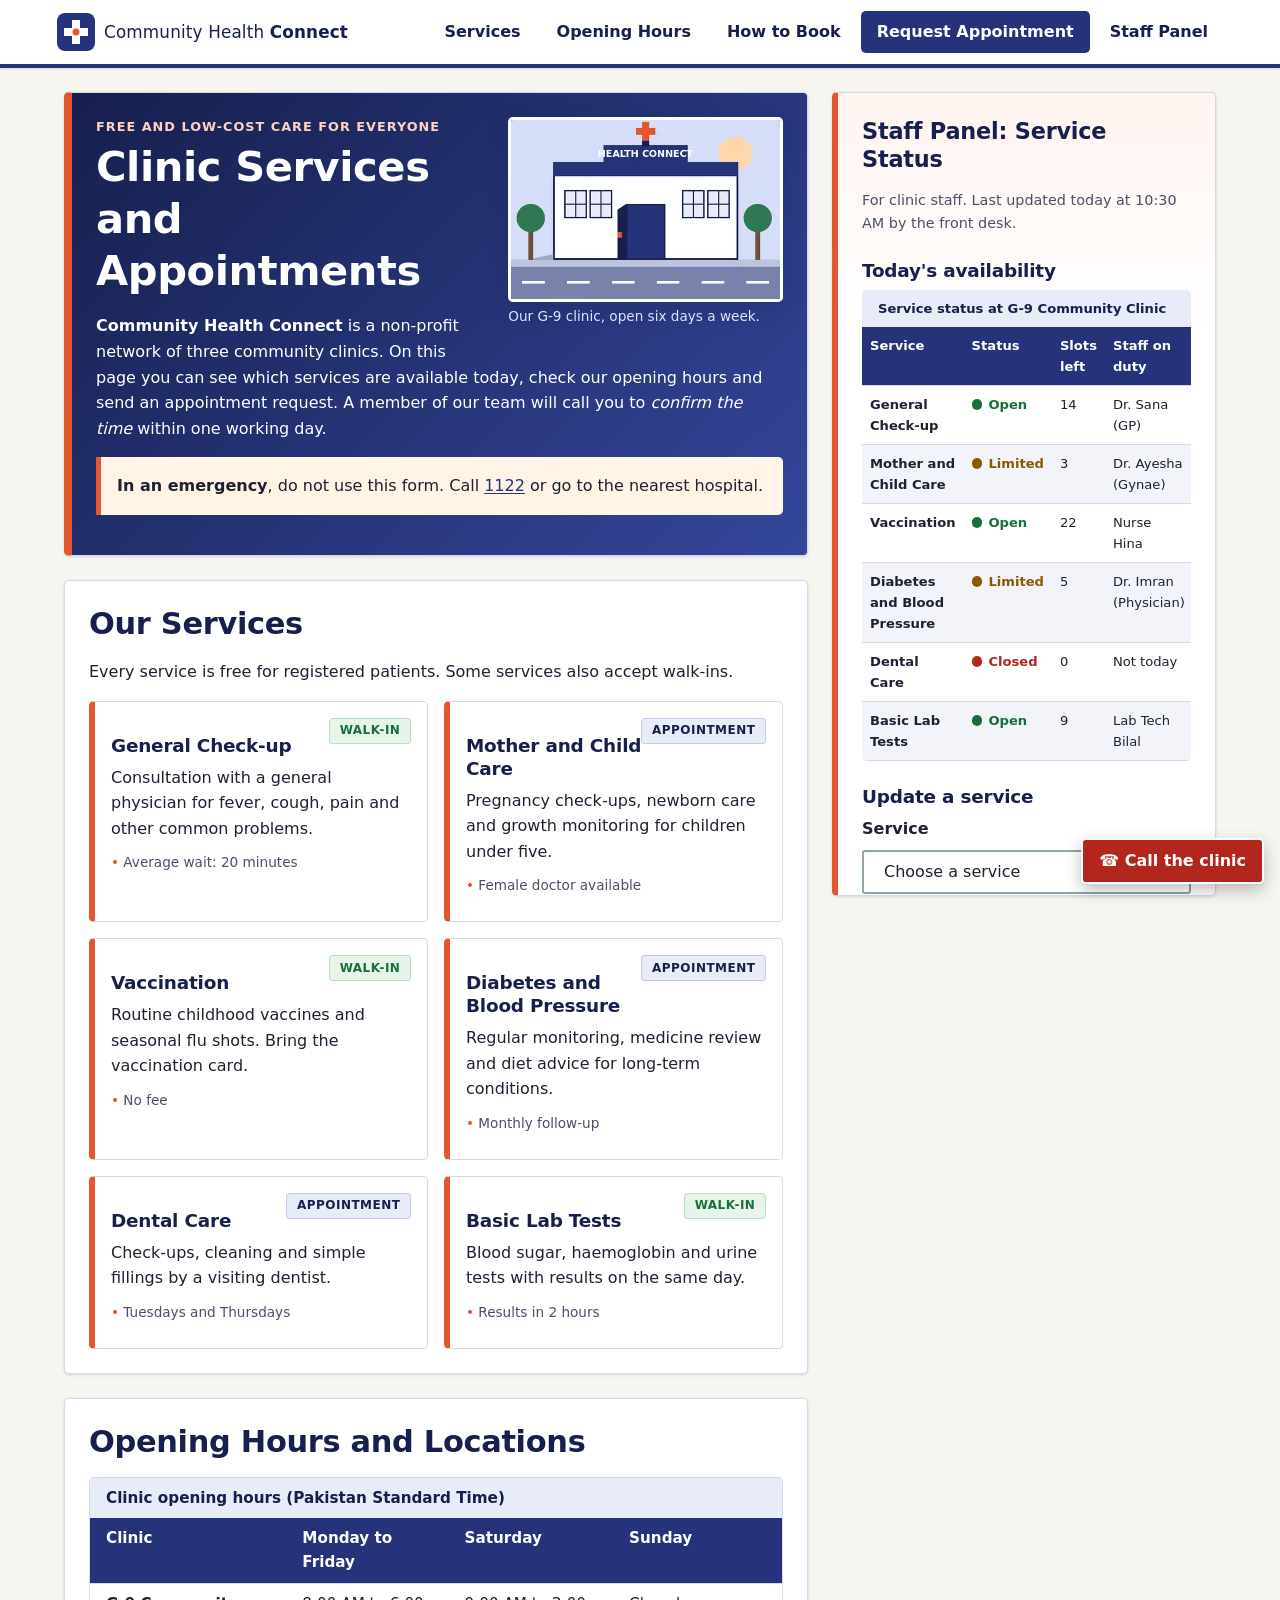
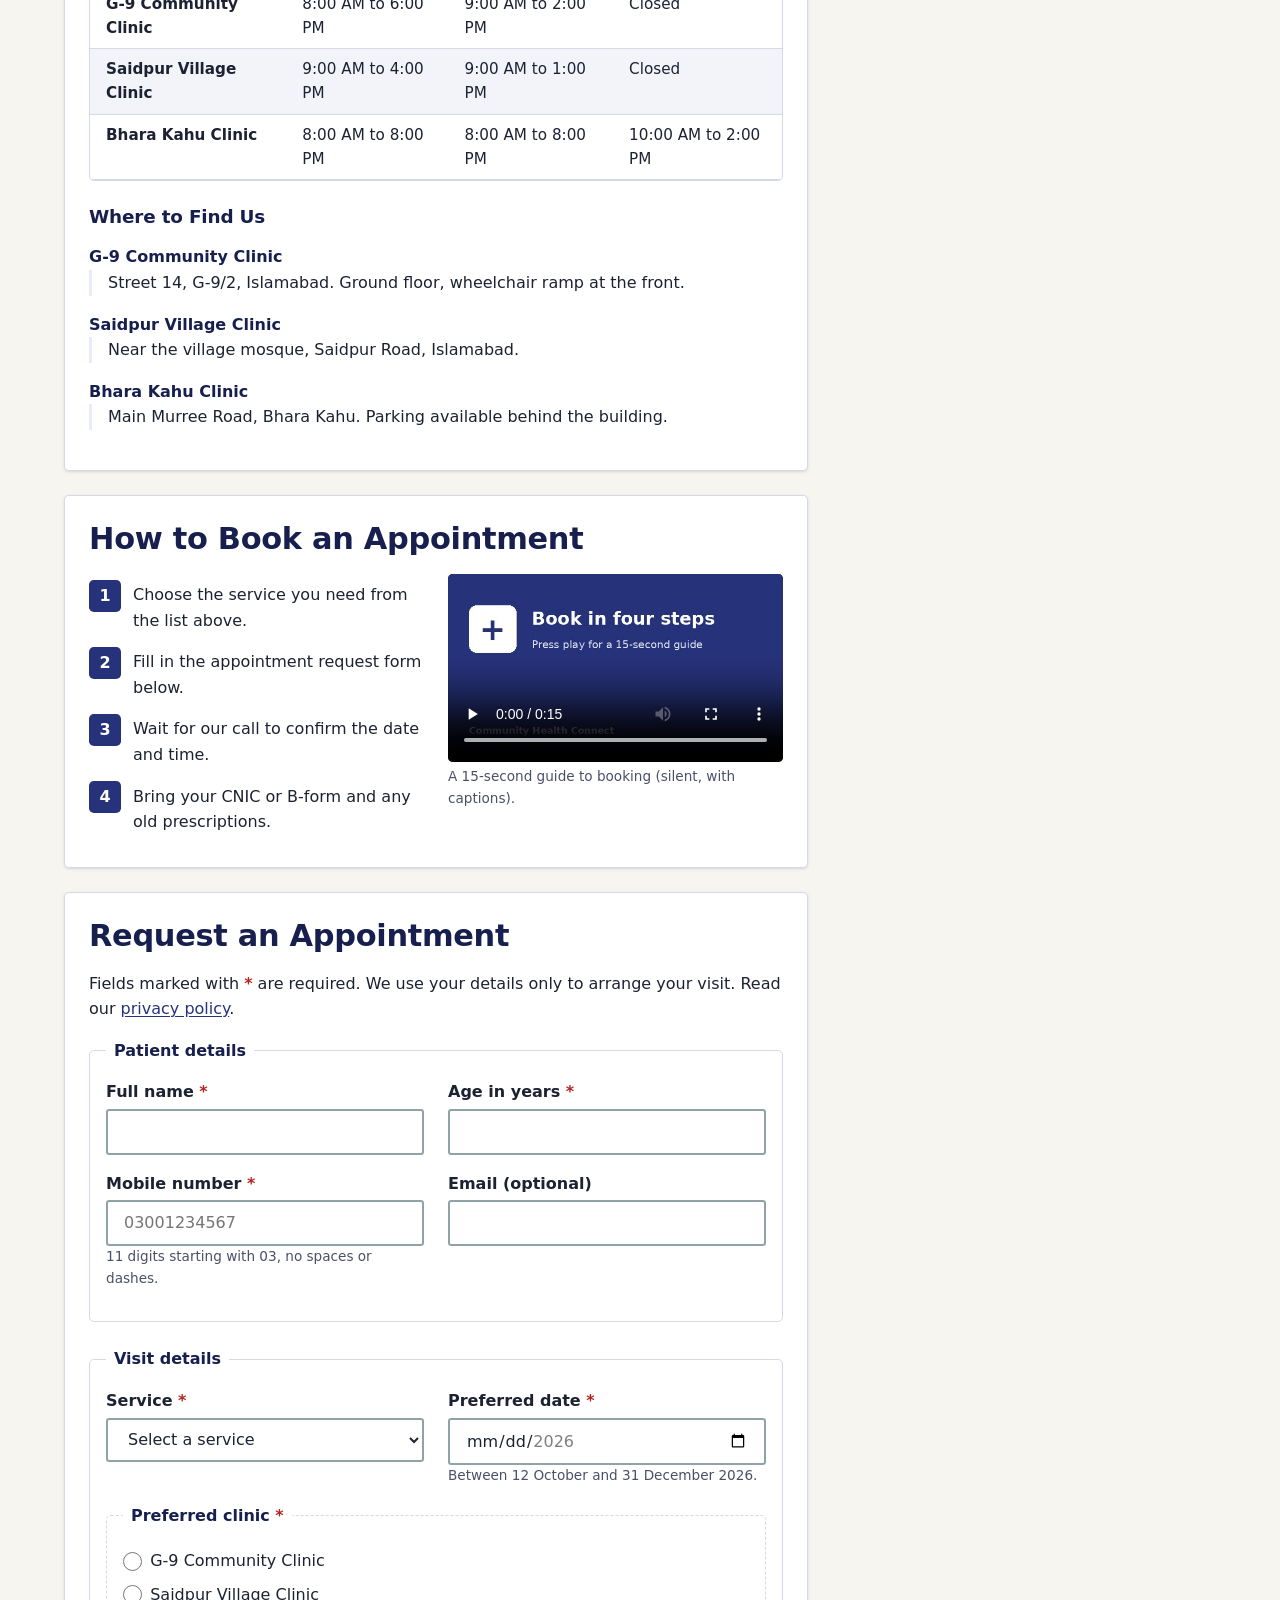
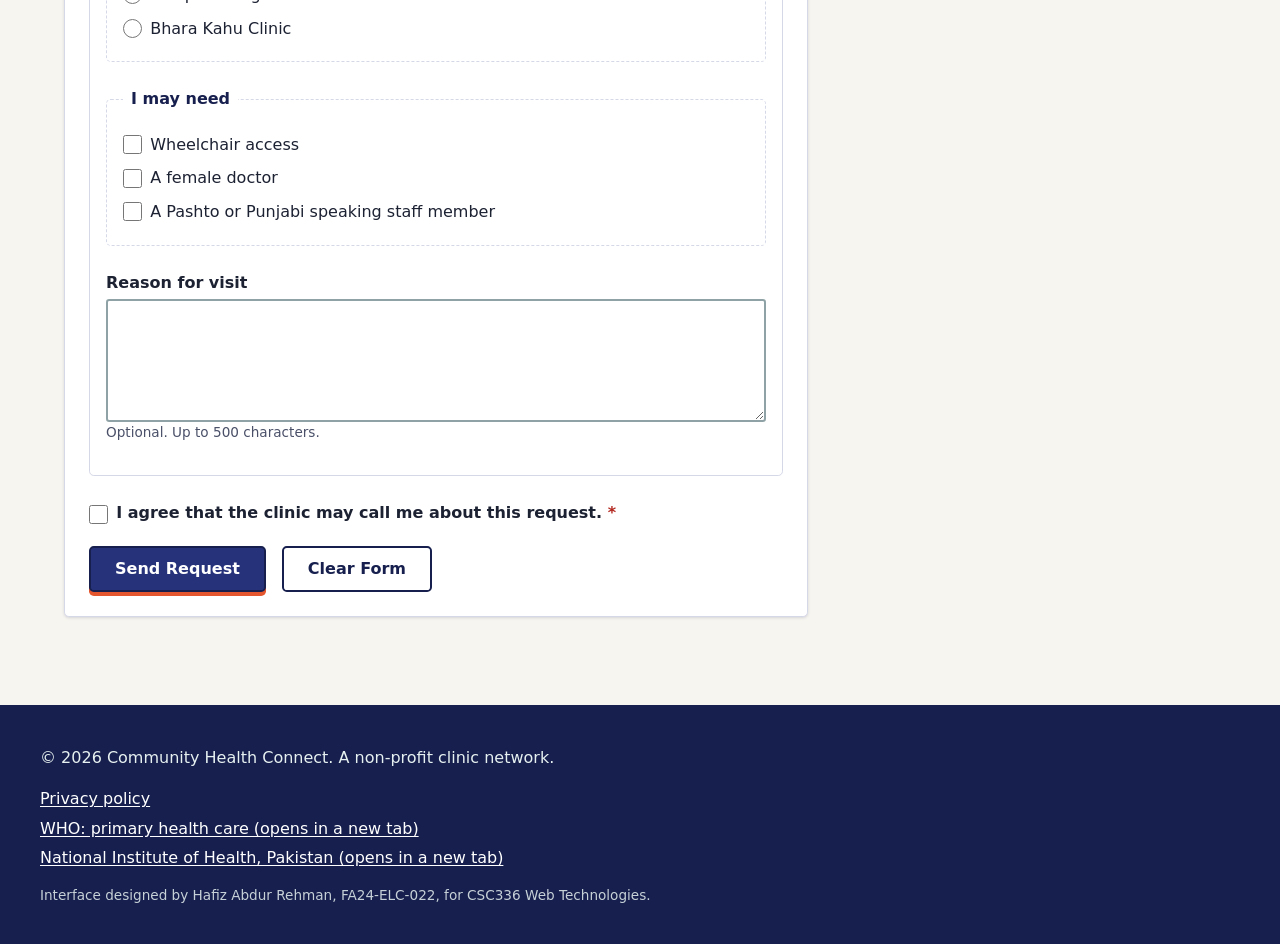
<file: public/index.html>
<!DOCTYPE html>
<html lang="en">
<head>
    <meta charset="UTF-8">
    <meta name="viewport" content="width=device-width, initial-scale=1">
    <meta name="description" content="Community Health Connect: clinic services, opening hours, appointment requests and live service status for our community clinics.">
    <meta name="author" content="Hafiz Abdur Rehman (FA24-ELC-022)">
    <meta name="theme-color" content="#26337a">
    <title>Services and Appointments | Community Health Connect</title>
    <link rel="icon" href="images/logo.svg" type="image/svg+xml">
    <link rel="stylesheet" href="css/style.css">
</head>
<body>

    <!-- Skip link: first focusable element, lets keyboard users jump past the navigation -->
    <a class="skip-link" href="#main-content">Skip to main content</a>

    <header class="site-header">
        <div class="header-inner">
            <a class="brand" href="index.html">
                <img src="images/logo.svg" alt="" width="40" height="40">
                <span class="brand-name">Community Health <strong>Connect</strong></span>
            </a>

            <!-- CSS-only menu toggle for small screens (no JavaScript) -->
            <input type="checkbox" id="nav-toggle" class="nav-toggle">
            <label for="nav-toggle" class="nav-toggle-label">
                <span class="hamburger" aria-hidden="true"></span>
                Menu
            </label>

            <nav class="main-nav" aria-label="Main">
                <ul>
                    <li><a href="#services">Services</a></li>
                    <li><a href="#hours">Opening Hours</a></li>
                    <li><a href="#guide">How to Book</a></li>
                    <li><a href="#appointment" class="nav-cta">Request Appointment</a></li>
                    <li><a href="#staff-panel">Staff Panel</a></li>
                </ul>
            </nav>
        </div>
    </header>

    <div class="page">
        <main id="main-content" class="content">

            <!-- ========== Introduction ========== -->
            <section class="intro" aria-labelledby="intro-title">
                <figure class="intro-figure">
                    <picture>
                        <source type="image/webp"
                                srcset="images/clinic-480.webp 480w, images/clinic-960.webp 960w"
                                sizes="(max-width: 480px) 100vw, (max-width: 1024px) 45vw, 420px">
                        <img src="images/clinic-960.png"
                             alt="Illustration of the front of a Community Health Connect clinic with an open door and a green cross sign"
                             width="960" height="640">
                    </picture>
                    <figcaption>Our G-9 clinic, open six days a week.</figcaption>
                </figure>

                <p class="eyebrow">Free and low-cost care for everyone</p>
                <h1 id="intro-title">Clinic Services and Appointments</h1>
                <p>
                    <strong>Community Health Connect</strong> is a non-profit network of three
                    community clinics. On this page you can see which services are available today,
                    check our opening hours and send an appointment request. A member of our team
                    will call you to <em>confirm the time</em> within one working day.
                </p>
                <p class="notice">
                    <strong>In an emergency</strong>, do not use this form. Call <a href="tel:1122">1122</a>
                    or go to the nearest hospital.
                </p>
            </section>

            <!-- ========== Services ========== -->
            <section id="services" class="services" aria-labelledby="services-title">
                <h2 id="services-title">Our Services</h2>
                <p>Every service is free for registered patients. Some services also accept walk-ins.</p>

                <div class="card-grid">
                    <article class="service-card">
                        <span class="badge">Walk-in</span>
                        <h3>General Check-up</h3>
                        <p>Consultation with a general physician for fever, cough, pain and other common problems.</p>
                        <p class="card-meta">Average wait: 20 minutes</p>
                    </article>
                    <article class="service-card">
                        <span class="badge badge--appointment">Appointment</span>
                        <h3>Mother and Child Care</h3>
                        <p>Pregnancy check-ups, newborn care and growth monitoring for children under five.</p>
                        <p class="card-meta">Female doctor available</p>
                    </article>
                    <article class="service-card">
                        <span class="badge">Walk-in</span>
                        <h3>Vaccination</h3>
                        <p>Routine childhood vaccines and seasonal flu shots. Bring the vaccination card.</p>
                        <p class="card-meta">No fee</p>
                    </article>
                    <article class="service-card">
                        <span class="badge badge--appointment">Appointment</span>
                        <h3>Diabetes and Blood Pressure</h3>
                        <p>Regular monitoring, medicine review and diet advice for long-term conditions.</p>
                        <p class="card-meta">Monthly follow-up</p>
                    </article>
                    <article class="service-card">
                        <span class="badge badge--appointment">Appointment</span>
                        <h3>Dental Care</h3>
                        <p>Check-ups, cleaning and simple fillings by a visiting dentist.</p>
                        <p class="card-meta">Tuesdays and Thursdays</p>
                    </article>
                    <article class="service-card">
                        <span class="badge">Walk-in</span>
                        <h3>Basic Lab Tests</h3>
                        <p>Blood sugar, haemoglobin and urine tests with results on the same day.</p>
                        <p class="card-meta">Results in 2 hours</p>
                    </article>
                </div>
            </section>

            <!-- ========== Opening hours ========== -->
            <section id="hours" class="hours" aria-labelledby="hours-title">
                <h2 id="hours-title">Opening Hours and Locations</h2>

                <div class="table-wrap" tabindex="0" role="region" aria-labelledby="hours-caption">
                    <table class="hours-table">
                        <caption id="hours-caption">Clinic opening hours (Pakistan Standard Time)</caption>
                        <thead>
                            <tr>
                                <th scope="col">Clinic</th>
                                <th scope="col">Monday to Friday</th>
                                <th scope="col">Saturday</th>
                                <th scope="col">Sunday</th>
                            </tr>
                        </thead>
                        <tbody>
                            <tr>
                                <th scope="row">G-9 Community Clinic</th>
                                <td>8:00 AM to 6:00 PM</td>
                                <td>9:00 AM to 2:00 PM</td>
                                <td>Closed</td>
                            </tr>
                            <tr>
                                <th scope="row">Saidpur Village Clinic</th>
                                <td>9:00 AM to 4:00 PM</td>
                                <td>9:00 AM to 1:00 PM</td>
                                <td>Closed</td>
                            </tr>
                            <tr>
                                <th scope="row">Bhara Kahu Clinic</th>
                                <td>8:00 AM to 8:00 PM</td>
                                <td>8:00 AM to 8:00 PM</td>
                                <td>10:00 AM to 2:00 PM</td>
                            </tr>
                        </tbody>
                    </table>
                </div>

                <h3>Where to Find Us</h3>
                <dl class="locations">
                    <dt>G-9 Community Clinic</dt>
                    <dd>Street 14, G-9/2, Islamabad. Ground floor, wheelchair ramp at the front.</dd>
                    <dt>Saidpur Village Clinic</dt>
                    <dd>Near the village mosque, Saidpur Road, Islamabad.</dd>
                    <dt>Bhara Kahu Clinic</dt>
                    <dd>Main Murree Road, Bhara Kahu. Parking available behind the building.</dd>
                </dl>
            </section>

            <!-- ========== Booking guide with video ========== -->
            <section id="guide" class="guide" aria-labelledby="guide-title">
                <h2 id="guide-title">How to Book an Appointment</h2>
                <div class="guide-layout">
                    <ol class="steps">
                        <li>Choose the service you need from the list above.</li>
                        <li>Fill in the appointment request form below.</li>
                        <li>Wait for our call to confirm the date and time.</li>
                        <li>Bring your CNIC or B-form and any old prescriptions.</li>
                    </ol>
                    <figure class="video-figure">
                        <video controls playsinline preload="metadata" width="640" height="360"
                               poster="images/video-poster.jpg">
                            <source src="media/booking-guide.webm" type="video/webm">
                            <source src="media/booking-guide.mp4" type="video/mp4">
                            <track kind="captions" src="media/booking-guide-en.vtt" srclang="en" label="English" default>
                            <p>Your browser cannot play this video.
                               <a href="media/booking-guide.mp4">Download the booking guide video</a> instead.</p>
                        </video>
                        <figcaption>A 15-second guide to booking (silent, with captions).</figcaption>
                    </figure>
                </div>
            </section>

            <!-- ========== Appointment form ========== -->
            <section id="appointment" class="appointment" aria-labelledby="appointment-title">
                <h2 id="appointment-title">Request an Appointment</h2>
                <p>Fields marked with <span class="req" aria-hidden="true">*</span> are required.
                   We use your details only to arrange your visit. Read our
                   <a href="privacy-policy.html">privacy policy</a>.</p>

                <form class="appt-form" action="https://example.org/chc/appointments" method="post">
                    <fieldset>
                        <legend>Patient details</legend>
                        <div class="field">
                            <label for="patient-name">Full name <span class="req" aria-hidden="true">*</span></label>
                            <input type="text" id="patient-name" name="patient_name"
                                   autocomplete="name" minlength="3" maxlength="60" required>
                        </div>
                        <div class="field">
                            <label for="patient-age">Age in years <span class="req" aria-hidden="true">*</span></label>
                            <input type="number" id="patient-age" name="patient_age"
                                   min="0" max="110" required>
                        </div>
                        <div class="field">
                            <label for="patient-phone">Mobile number <span class="req" aria-hidden="true">*</span></label>
                            <input type="tel" id="patient-phone" name="patient_phone"
                                   autocomplete="tel" placeholder="03001234567"
                                   pattern="03[0-9]{9}" aria-describedby="phone-hint" required>
                            <small id="phone-hint" class="hint">11 digits starting with 03, no spaces or dashes.</small>
                        </div>
                        <div class="field">
                            <label for="patient-email">Email (optional)</label>
                            <input type="email" id="patient-email" name="patient_email" autocomplete="email">
                        </div>
                    </fieldset>

                    <fieldset>
                        <legend>Visit details</legend>
                        <div class="field">
                            <label for="service">Service <span class="req" aria-hidden="true">*</span></label>
                            <select id="service" name="service" required>
                                <option value="">Select a service</option>
                                <option value="general">General Check-up</option>
                                <option value="mother-child">Mother and Child Care</option>
                                <option value="vaccination">Vaccination</option>
                                <option value="chronic">Diabetes and Blood Pressure</option>
                                <option value="dental">Dental Care</option>
                                <option value="lab">Basic Lab Tests</option>
                            </select>
                        </div>
                        <div class="field">
                            <label for="visit-date">Preferred date <span class="req" aria-hidden="true">*</span></label>
                            <input type="date" id="visit-date" name="visit_date"
                                   min="2026-10-12" max="2026-12-31" aria-describedby="date-hint" required>
                            <small id="date-hint" class="hint">Between 12 October and 31 December 2026.</small>
                        </div>

                        <fieldset class="choice-group">
                            <legend>Preferred clinic <span class="req" aria-hidden="true">*</span></legend>
                            <div class="choice">
                                <input type="radio" id="clinic-g9" name="clinic" value="g9" required>
                                <label for="clinic-g9">G-9 Community Clinic</label>
                            </div>
                            <div class="choice">
                                <input type="radio" id="clinic-saidpur" name="clinic" value="saidpur">
                                <label for="clinic-saidpur">Saidpur Village Clinic</label>
                            </div>
                            <div class="choice">
                                <input type="radio" id="clinic-bharakahu" name="clinic" value="bharakahu">
                                <label for="clinic-bharakahu">Bhara Kahu Clinic</label>
                            </div>
                        </fieldset>

                        <fieldset class="choice-group">
                            <legend>I may need</legend>
                            <div class="choice">
                                <input type="checkbox" id="need-wheelchair" name="needs" value="wheelchair">
                                <label for="need-wheelchair">Wheelchair access</label>
                            </div>
                            <div class="choice">
                                <input type="checkbox" id="need-female" name="needs" value="female-doctor">
                                <label for="need-female">A female doctor</label>
                            </div>
                            <div class="choice">
                                <input type="checkbox" id="need-language" name="needs" value="interpreter">
                                <label for="need-language">A Pashto or Punjabi speaking staff member</label>
                            </div>
                        </fieldset>

                        <div class="field field--full">
                            <label for="reason">Reason for visit</label>
                            <textarea id="reason" name="reason" rows="4" maxlength="500"
                                      aria-describedby="reason-hint"></textarea>
                            <small id="reason-hint" class="hint">Optional. Up to 500 characters.</small>
                        </div>
                    </fieldset>

                    <div class="field consent">
                        <input type="checkbox" id="consent" name="consent" value="yes" required>
                        <label for="consent">I agree that the clinic may call me about this request. <span class="req" aria-hidden="true">*</span></label>
                    </div>

                    <div class="form-actions">
                        <button type="submit" class="btn">Send Request</button>
                        <button type="reset" class="btn btn--ghost">Clear Form</button>
                    </div>
                </form>
            </section>
        </main>

        <!-- ========== Staff-facing panel ========== -->
        <aside id="staff-panel" class="staff-panel" aria-labelledby="staff-title">
            <h2 id="staff-title">Staff Panel: Service Status</h2>
            <p class="staff-note">For clinic staff. Last updated today at 10:30 AM by the front desk.</p>

            <section aria-labelledby="status-title">
                <h3 id="status-title">Today's availability</h3>
                <div class="table-wrap">
                    <table class="status-table">
                        <caption>Service status at G-9 Community Clinic</caption>
                        <thead>
                            <tr>
                                <th scope="col">Service</th>
                                <th scope="col">Status</th>
                                <th scope="col">Slots left</th>
                                <th scope="col">Staff on duty</th>
                            </tr>
                        </thead>
                        <tbody>
                            <tr>
                                <th scope="row" data-label="Service">General Check-up</th>
                                <td data-label="Status"><span class="status status--open">Open</span></td>
                                <td data-label="Slots left">14</td>
                                <td data-label="Staff on duty">Dr. Sana (GP)</td>
                            </tr>
                            <tr>
                                <th scope="row" data-label="Service">Mother and Child Care</th>
                                <td data-label="Status"><span class="status status--limited">Limited</span></td>
                                <td data-label="Slots left">3</td>
                                <td data-label="Staff on duty">Dr. Ayesha (Gynae)</td>
                            </tr>
                            <tr>
                                <th scope="row" data-label="Service">Vaccination</th>
                                <td data-label="Status"><span class="status status--open">Open</span></td>
                                <td data-label="Slots left">22</td>
                                <td data-label="Staff on duty">Nurse Hina</td>
                            </tr>
                            <tr>
                                <th scope="row" data-label="Service">Diabetes and Blood Pressure</th>
                                <td data-label="Status"><span class="status status--limited">Limited</span></td>
                                <td data-label="Slots left">5</td>
                                <td data-label="Staff on duty">Dr. Imran (Physician)</td>
                            </tr>
                            <tr>
                                <th scope="row" data-label="Service">Dental Care</th>
                                <td data-label="Status"><span class="status status--closed">Closed</span></td>
                                <td data-label="Slots left">0</td>
                                <td data-label="Staff on duty">Not today</td>
                            </tr>
                            <tr>
                                <th scope="row" data-label="Service">Basic Lab Tests</th>
                                <td data-label="Status"><span class="status status--open">Open</span></td>
                                <td data-label="Slots left">9</td>
                                <td data-label="Staff on duty">Lab Tech Bilal</td>
                            </tr>
                        </tbody>
                    </table>
                </div>
            </section>

            <section aria-labelledby="update-title">
                <h3 id="update-title">Update a service</h3>
                <form class="staff-form" action="https://example.org/chc/staff/status" method="post">
                    <label for="staff-service">Service</label>
                    <select id="staff-service" name="service" required>
                        <option value="">Choose a service</option>
                        <option value="general">General Check-up</option>
                        <option value="mother-child">Mother and Child Care</option>
                        <option value="vaccination">Vaccination</option>
                        <option value="chronic">Diabetes and Blood Pressure</option>
                        <option value="dental">Dental Care</option>
                        <option value="lab">Basic Lab Tests</option>
                    </select>

                    <fieldset class="status-choice">
                        <legend>New status</legend>
                        <input type="radio" id="st-open" name="status" value="open" required>
                        <label for="st-open">Open</label>
                        <input type="radio" id="st-limited" name="status" value="limited">
                        <label for="st-limited">Limited</label>
                        <input type="radio" id="st-closed" name="status" value="closed">
                        <label for="st-closed">Closed</label>
                    </fieldset>

                    <label for="staff-slots">Slots left (0 to 50)</label>
                    <input type="number" id="staff-slots" name="slots" min="0" max="50" required>

                    <label for="staff-code">Staff code (format: CHC-1234)</label>
                    <input type="text" id="staff-code" name="staff_code"
                           pattern="CHC-[0-9]{4}" autocomplete="off" required>

                    <button type="submit" class="btn btn--small">Save Status</button>
                </form>
            </section>
        </aside>
    </div>

    <!-- Fixed help button: always reachable, even while scrolling the long form -->
    <a id="call-us" class="call-button" href="tel:+92511234567">
        <span aria-hidden="true">&#9742;</span> Call the clinic
    </a>

    <footer class="site-footer">
        <div class="footer-inner">
            <p>&copy; 2026 Community Health Connect. A non-profit clinic network.</p>
            <ul class="footer-links">
                <li><a href="privacy-policy.html">Privacy policy</a></li>
                <li><a href="https://www.who.int/health-topics/primary-health-care" target="_blank" rel="noopener">WHO: primary health care (opens in a new tab)</a></li>
                <li><a href="https://www.nih.org.pk/" target="_blank" rel="noopener">National Institute of Health, Pakistan (opens in a new tab)</a></li>
            </ul>
            <p class="credit">Interface designed by Hafiz Abdur Rehman, FA24-ELC-022, for CSC336 Web Technologies.</p>
        </div>
    </footer>

</body>
</html>
</file>
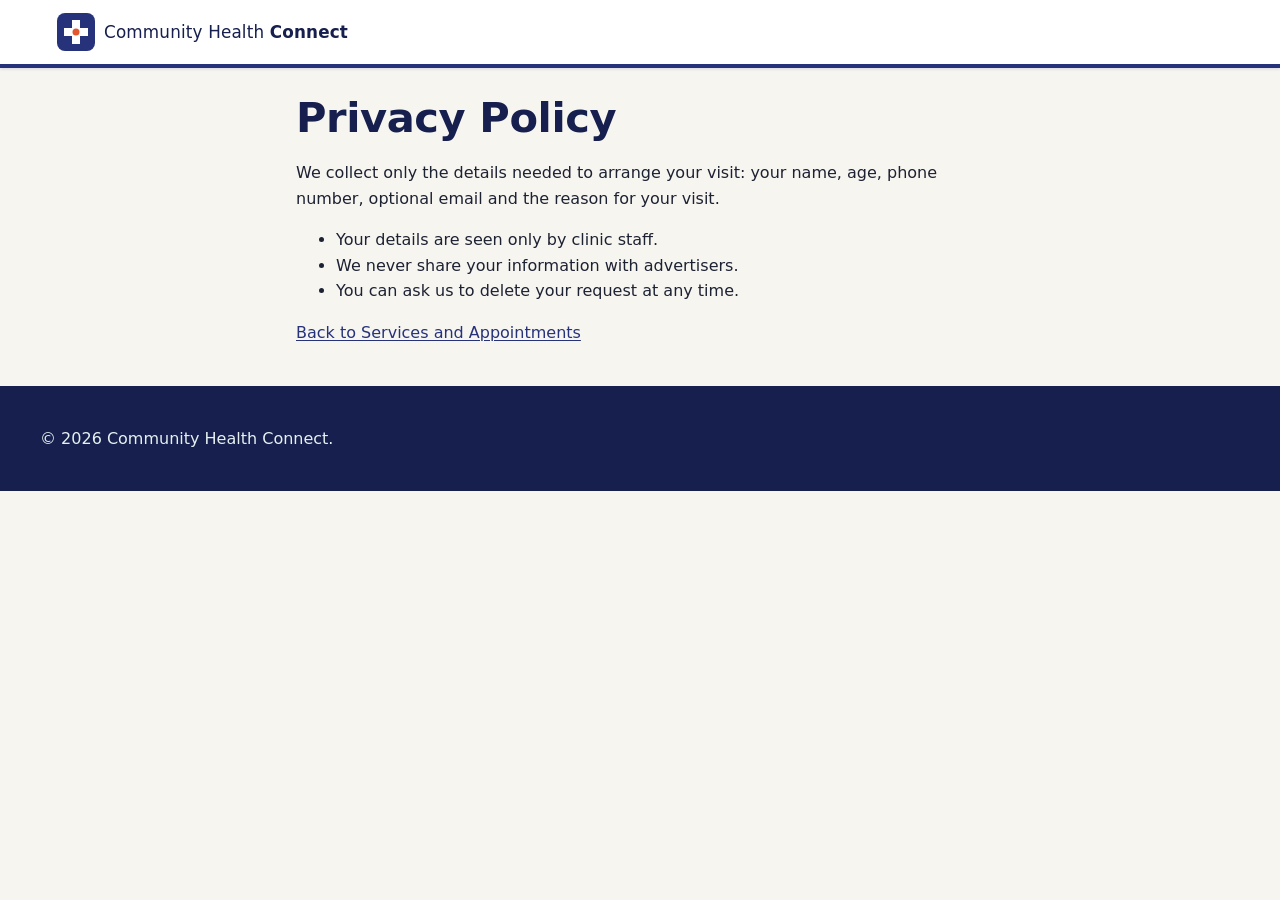
<file: public/privacy-policy.html>
<!DOCTYPE html>
<html lang="en">
<head>
    <meta charset="UTF-8">
    <meta name="viewport" content="width=device-width, initial-scale=1">
    <title>Privacy Policy | Community Health Connect</title>
    <link rel="stylesheet" href="css/style.css">
</head>
<body>
    <a class="skip-link" href="#main-content">Skip to main content</a>
    <header class="site-header">
        <div class="header-inner">
            <a class="brand" href="index.html">
                <img src="images/logo.svg" alt="" width="40" height="40">
                <span class="brand-name">Community Health <strong>Connect</strong></span>
            </a>
        </div>
    </header>
    <main id="main-content" class="simple-page">
        <h1>Privacy Policy</h1>
        <p>We collect only the details needed to arrange your visit: your name, age, phone number,
           optional email and the reason for your visit.</p>
        <ul>
            <li>Your details are seen only by clinic staff.</li>
            <li>We never share your information with advertisers.</li>
            <li>You can ask us to delete your request at any time.</li>
        </ul>
        <p><a href="index.html">Back to Services and Appointments</a></p>
    </main>
    <footer class="site-footer">
        <div class="footer-inner">
            <p>&copy; 2026 Community Health Connect.</p>
        </div>
    </footer>
</body>
</html>
</file>
<file: public/css/style.css>
/* =====================================================================
   Community Health Connect - Services and Appointments
   Author: Hafiz Abdur Rehman (FA24-ELC-022)
   Approach: mobile-first. Base rules target phones (<= 480px), then
   min-width media queries add tablet (481px-1024px) and desktop (> 1024px).
   Sections:
     1. Custom properties (design tokens)
     2. Base and inheritance
     3. Utilities and accessibility helpers
     4. Header and navigation (sticky, CSS-only menu)
     5. Page layout (main + staff panel)
     6. Intro and floated figure
     7. Service cards
     8. Tables and description list
     9. Booking guide and video
    10. Appointment form
    11. Staff panel
    12. Fixed call button and footer
    13. Animations
    14. Media queries (tablet, desktop)
    15. Feature queries and user preferences
   ===================================================================== */


/* ---------- 1. Custom properties ---------- */
:root {
    --clr-primary: #26337a;        /* ink indigo: 11.3:1 contrast on white */
    --clr-primary-dark: #161f4d;
    --clr-primary-light: #e8ebf8;
    --clr-accent: #e4572e;         /* coral: decoration only, never for text on white */
    --clr-text: #1d2233;
    --clr-muted: #4a5068;          /* 7.6:1 on white */
    --clr-bg: #f7f5f0;
    --clr-surface: #ffffff;
    --clr-border: #d5d8e6;
    --clr-open: #17703a;
    --clr-limited: #8a5a00;
    --clr-closed: #b3261e;
    --clr-focus: #ffbf47;

    --font-body: system-ui, -apple-system, "Segoe UI", Roboto, "Noto Sans", Arial, sans-serif;
    --font-heading: "Trebuchet MS", "Segoe UI", Verdana, system-ui, sans-serif;

    --space-1: 0.25rem;
    --space-2: 0.5rem;
    --space-3: 1rem;
    --space-4: 1.5rem;
    --space-5: 2.5rem;

    --radius: 0.3rem;
    --shadow-sm: 0 1px 3px rgba(22, 31, 77, 0.14);
    --shadow-md: 0 8px 22px rgba(22, 31, 77, 0.2);
    --header-height: 4rem;
    --content-max: 75rem;
}


/* ---------- 2. Base and inheritance ---------- */
*,
*::before,
*::after {
    box-sizing: border-box;            /* width includes padding and border */
}

html {
    scroll-behavior: smooth;
    scroll-padding-top: calc(var(--header-height) + 1rem);  /* anchors are not hidden under the sticky header */
}

body {
    margin: 0;
    font-family: var(--font-body);     /* inherited by every element below */
    font-size: 1rem;
    line-height: 1.6;
    color: var(--clr-text);
    background-color: var(--clr-bg);
}

h1,
h2,
h3 {
    font-family: var(--font-heading);
    line-height: 1.25;
    font-weight: 800;
    letter-spacing: -0.01em;
    color: var(--clr-primary-dark);
}

h1 {
    font-size: clamp(1.75rem, 5vw, 2.6rem);
    margin: 0 0 var(--space-3);
}

h2 {
    font-size: clamp(1.4rem, 3.5vw, 1.9rem);
    margin: 0 0 var(--space-3);
}

h3 {
    font-size: 1.15rem;
    margin: var(--space-4) 0 var(--space-2);
}

img,
video {
    display: block;                    /* removes the inline gap under images */
    max-width: 100%;
    height: auto;
}

a {
    color: var(--clr-primary);
    text-underline-offset: 0.15em;
}

a:hover {
    color: var(--clr-primary-dark);
    text-decoration-thickness: 2px;
}

/* Form controls do not inherit font by default, so we force it */
input,
select,
textarea,
button {
    font: inherit;
    color: inherit;
}

/* :where() has zero specificity, so these list resets are easy to override later */
:where(.main-nav ul, .footer-links) {
    list-style: none;
    margin: 0;
    padding: 0;
}


/* ---------- 3. Utilities and accessibility helpers ---------- */

/* One visible focus style for every interactive element */
:focus-visible {
    outline: 3px solid var(--clr-focus);
    outline-offset: 3px;
}

/* Skip link: positioned off-screen until it receives keyboard focus */
.skip-link {
    position: absolute;
    top: -100px;
    left: var(--space-3);
    z-index: 200;
    padding: var(--space-2) var(--space-3);
    background: var(--clr-primary-dark);
    color: #ffffff;
    font-weight: 700;
    border-radius: 0 0 var(--radius) var(--radius);
    transition: top 0.2s ease;
}

.skip-link:focus {
    top: 0;
    color: #ffffff;
}

.req {
    color: var(--clr-closed);
    font-weight: 700;
}

.hint {
    display: block;
    font-size: 0.85rem;
    color: var(--clr-muted);
}


/* ---------- 4. Header and navigation ---------- */
.site-header {
    position: sticky;                  /* stays visible while scrolling; stays in normal flow */
    top: 0;
    z-index: 100;                      /* above cards (z 1) and the call button (z 50) */
    background-color: #ffffff;
    border-bottom: 4px solid var(--clr-primary);
    box-shadow: var(--shadow-sm);
}

.header-inner {
    position: relative;                /* containing block for the dropdown menu on phones */
    display: flex;
    flex-wrap: wrap;
    align-items: center;
    justify-content: space-between;
    max-width: var(--content-max);
    min-height: var(--header-height);
    margin: 0 auto;
    padding: 0 var(--space-3);
}

.brand {
    display: inline-flex;
    align-items: center;
    gap: var(--space-2);
    color: var(--clr-primary-dark);
    text-decoration: none;
}

.brand:hover {
    color: var(--clr-primary);
}

.brand-name {
    font-size: 1.05rem;
    letter-spacing: 0.01em;
}

/* The checkbox drives the menu; it is visually hidden but still focusable */
.nav-toggle {
    position: absolute;
    opacity: 0;
    width: 1px;
    height: 1px;
}

.nav-toggle-label {
    display: inline-flex;
    align-items: center;
    gap: var(--space-2);
    padding: var(--space-2) var(--space-3);
    color: var(--clr-primary-dark);
    font-weight: 600;
    border: 2px solid var(--clr-primary);
    border-radius: var(--radius);
    cursor: pointer;
}

.nav-toggle:focus-visible + .nav-toggle-label {
    outline: 3px solid var(--clr-focus);
    outline-offset: 2px;
}

/* Three-line icon drawn with one span and two pseudo-elements */
.hamburger,
.hamburger::before,
.hamburger::after {
    display: block;
    width: 1.25rem;
    height: 2px;
    background: var(--clr-primary);
    border-radius: 2px;
    transition: transform 0.25s ease, opacity 0.25s ease;
}

.hamburger {
    position: relative;
}

.hamburger::before,
.hamburger::after {
    content: "";
    position: absolute;
    left: 0;
}

.hamburger::before { top: -6px; }
.hamburger::after  { top: 6px; }

/* Turn the icon into an X when the menu is open */
.nav-toggle:checked + .nav-toggle-label .hamburger {
    background: transparent;
}

.nav-toggle:checked + .nav-toggle-label .hamburger::before {
    transform: translateY(6px) rotate(45deg);
}

.nav-toggle:checked + .nav-toggle-label .hamburger::after {
    transform: translateY(-6px) rotate(-45deg);
}

/* Phone menu: hidden until the checkbox is checked */
.main-nav {
    display: none;
    width: 100%;
    padding-bottom: var(--space-3);
}

.nav-toggle:checked ~ .main-nav {
    display: block;
    animation: drop-in 0.25s ease-out;
}

.main-nav a {
    display: block;
    padding: var(--space-2) var(--space-3);
    color: var(--clr-primary-dark);
    font-weight: 600;
    text-decoration: none;
    border-radius: var(--radius);
    transition: background-color 0.2s ease;
}

.main-nav a:hover,
.main-nav a:focus-visible {
    background-color: var(--clr-primary-light);
    color: var(--clr-primary-dark);
}

.main-nav .nav-cta {
    background-color: var(--clr-primary);
    color: #ffffff;
    font-weight: 700;
}

.main-nav .nav-cta:hover,
.main-nav .nav-cta:focus-visible {
    background-color: var(--clr-primary-dark);
    color: #ffffff;
}


/* ---------- 5. Page layout ---------- */
.page {
    max-width: var(--content-max);
    margin: 0 auto;
    padding: var(--space-3);
}

.content > section,
.staff-panel {
    background: var(--clr-surface);
    border: 1px solid var(--clr-border);
    border-radius: var(--radius);
    padding: var(--space-4) var(--space-3);
    margin-bottom: var(--space-4);
    box-shadow: var(--shadow-sm);
}


/* ---------- 6. Intro and floated figure ---------- */
.intro {
    display: flow-root;                /* contains the floated figure (modern clearfix) */
    color: #ffffff;
}

/* ".content > section" (0,1,1) sets a background shorthand that wipes a plain .intro
   background, so the hero rule needs two classes (0,2,0) to win without !important */
.content > .intro {
    background-color: var(--clr-primary);
    background-image: linear-gradient(135deg, var(--clr-primary-dark) 0%, #34469b 100%);
    border-left: 8px solid var(--clr-accent);
}

.intro h1 {
    color: #ffffff;
}

.intro-figure {
    margin: 0 0 var(--space-3);
}

.intro-figure img {
    width: 100%;
    border-radius: var(--radius);
    border: 3px solid #ffffff;
    box-shadow: var(--shadow-md);
}

figcaption {
    font-size: 0.85rem;
    color: var(--clr-muted);
    margin-top: var(--space-1);
}

.intro figcaption {
    color: #dfe4fb;
}

.eyebrow {
    margin: 0 0 var(--space-1);
    font-size: 0.8rem;
    font-weight: 700;
    letter-spacing: 0.08em;
    text-transform: uppercase;
    color: #ffd2c2;
}

.notice {
    clear: both;                       /* starts below the floated image on tablet */
    padding: var(--space-3);
    color: var(--clr-text);
    background: #fff4e5;
    border-left: 5px solid var(--clr-accent);
    border-radius: 0 var(--radius) var(--radius) 0;
}


/* ---------- 7. Service cards ---------- */
.card-grid {
    display: grid;
    grid-template-columns: repeat(auto-fit, minmax(min(100%, 15rem), 1fr));   /* as many columns as fit */
    gap: var(--space-3);
}

.service-card {
    position: relative;                /* containing block for the absolute badge */
    z-index: 1;
    padding: var(--space-4) var(--space-3) var(--space-3);
    background: var(--clr-surface);
    border: 1px solid var(--clr-border);
    border-left: 6px solid var(--clr-accent);
    border-radius: var(--radius);
    transition: transform 0.25s ease, box-shadow 0.25s ease;
}

.service-card h3 {
    margin-top: var(--space-2);
    padding-right: 6.5rem;             /* keeps long titles clear of the badge */
}

.service-card p {
    margin: 0 0 var(--space-2);
}

.service-card:hover,
.service-card:focus-within {
    transform: translateY(-4px);
    box-shadow: var(--shadow-md);
}

.badge {
    position: absolute;
    top: var(--space-3);
    right: var(--space-3);
    display: inline-block;
    padding: 0.15rem 0.6rem;
    font-size: 0.75rem;
    font-weight: 700;
    color: var(--clr-open);
    background: #e6f4ea;
    border: 1px solid #b7dfc2;
    border-radius: 0.2rem;
    text-transform: uppercase;
    letter-spacing: 0.04em;
}

.badge--appointment {
    color: var(--clr-primary-dark);
    background: var(--clr-primary-light);
    border-color: #c3c9ea;
}

.card-meta {
    display: inline-block;
    font-size: 0.85rem;
    color: var(--clr-muted);
}

.card-meta::before {
    content: "\2022  ";               /* decorative bullet, not read as content */
    color: var(--clr-accent);
}


/* ---------- 8. Tables and description list ---------- */
.table-wrap {
    max-width: 100%;
    overflow-x: auto;                  /* wide tables scroll inside their box, not the page */
    border: 1px solid var(--clr-border);
    border-radius: var(--radius);
}

table {
    width: 100%;
    min-width: 32rem;
    border-collapse: collapse;
    font-size: 0.95rem;
}

caption {
    padding: var(--space-2) var(--space-3);
    font-weight: 700;
    text-align: left;
    color: var(--clr-primary-dark);
    background: var(--clr-primary-light);
}

th,
td {
    padding: var(--space-2) var(--space-3);
    text-align: left;
    vertical-align: top;
    border-bottom: 1px solid var(--clr-border);
}

thead th {
    color: #ffffff;
    background-color: var(--clr-primary);
}

tbody tr:nth-child(even) {
    background-color: #f3f4fa;
}

tbody tr:hover {
    background-color: var(--clr-primary-light);
}

.locations dt {
    font-weight: 700;
    color: var(--clr-primary-dark);
}

.locations dd {
    margin: 0 0 var(--space-3);
    padding-left: var(--space-3);
    border-left: 3px solid var(--clr-primary-light);
}


/* ---------- 9. Booking guide and video ---------- */
.guide-layout {
    display: grid;
    gap: var(--space-4);
}

.steps {
    counter-reset: step;
    list-style: none;
    margin: 0;
    padding: 0;
}

.steps li {
    position: relative;
    padding: var(--space-2) 0 var(--space-2) 2.75rem;
    min-height: 2.5rem;
}

.steps li::before {
    counter-increment: step;
    content: counter(step);
    position: absolute;
    left: 0;
    top: 0.35rem;
    width: 2rem;
    height: 2rem;
    line-height: 2rem;
    text-align: center;
    font-weight: 700;
    color: #ffffff;
    background: var(--clr-primary);
    border-radius: var(--radius);
}

.video-figure {
    margin: 0;
}

.video-figure video {
    width: 100%;
    aspect-ratio: 16 / 9;
    background: #000000;
    border-radius: var(--radius);
}


/* ---------- 10. Appointment form ---------- */
fieldset {
    margin: 0 0 var(--space-4);
    padding: var(--space-3);
    border: 1px solid var(--clr-border);
    border-radius: var(--radius);
}

legend {
    padding: 0 var(--space-2);
    font-weight: 700;
    color: var(--clr-primary-dark);
}

.field {
    margin-bottom: var(--space-3);
}

.field > label {
    display: block;
    margin-bottom: var(--space-1);
    font-weight: 600;
}

input[type="text"],
input[type="email"],
input[type="tel"],
input[type="number"],
input[type="date"],
select,
textarea {
    display: block;
    width: 100%;
    min-height: 2.75rem;               /* touch target of at least 44px */
    padding: var(--space-2) var(--space-3);
    background: #ffffff;
    border: 2px solid #8fa3a6;
    border-radius: calc(var(--radius) / 1.5);
    transition: border-color 0.2s ease, box-shadow 0.2s ease;
}

textarea {
    min-height: 7rem;
    max-height: 18rem;
    resize: vertical;
}

input:focus,
select:focus,
textarea:focus {
    border-color: var(--clr-primary);
    box-shadow: 0 0 0 4px rgba(38, 51, 122, 0.2);
}

.choice-group {
    border-style: dashed;
}

.choice {
    display: flex;
    align-items: center;
    gap: var(--space-2);
    padding: var(--space-1) 0;
}

input[type="radio"],
input[type="checkbox"] {
    width: 1.2rem;
    height: 1.2rem;
    margin: 0;
    accent-color: var(--clr-primary);   /* CSS3 control colouring, ignored by old browsers */
    flex-shrink: 0;
}

.consent {
    display: flex;
    align-items: flex-start;
    gap: var(--space-2);
}

.consent input {
    margin-top: 0.3rem;
}

.form-actions {
    display: flex;
    flex-wrap: wrap;
    gap: var(--space-3);
}

/* Base button: one class, so modifiers can override it with equal specificity */
.btn {
    display: inline-block;
    min-height: 2.75rem;
    padding: var(--space-2) var(--space-4);
    font-weight: 700;
    color: #ffffff;
    background-color: var(--clr-primary);
    border: 2px solid var(--clr-primary-dark);
    border-radius: var(--radius);
    box-shadow: 0 4px 0 var(--clr-accent);   /* flat coral edge instead of a soft shadow */
    cursor: pointer;
    transition: transform 0.15s ease, box-shadow 0.2s ease, background-color 0.2s ease;
}

.btn:hover {
    background-color: var(--clr-primary-dark);
    box-shadow: 0 2px 0 var(--clr-accent);
    transform: translateY(2px);
}

.btn:active {
    box-shadow: none;
    transform: translateY(4px);
}

/* Modifier comes AFTER .btn with the same specificity (0,1,0), so source order makes it win */
.btn--ghost {
    color: var(--clr-primary-dark);
    background-color: transparent;
    box-shadow: none;
}

.btn--ghost:hover {
    color: var(--clr-primary-dark);
    background-color: var(--clr-primary-light);
    box-shadow: none;
    transform: none;
}

.btn--small {
    min-height: 2.5rem;
    padding: var(--space-1) var(--space-3);
}

/* Fallback validation feedback for older browsers: fields that have a placeholder turn red
   only once the user has typed something (the placeholder is no longer shown) */
input[placeholder]:not(:placeholder-shown):invalid {
    border-color: var(--clr-closed);
}


/* ---------- 11. Staff panel ---------- */
.staff-panel {
    border-left: 6px solid var(--clr-accent);
    background-image: linear-gradient(180deg, #fff4f0 0%, #ffffff 30%);
}

.staff-panel h2 {
    font-size: 1.4rem;
}

.staff-note {
    font-size: 0.9rem;
    color: var(--clr-muted);
}

.status-table {
    font-size: 0.9rem;
}

.status {
    white-space: nowrap;
    display: inline-flex;
    align-items: center;
    gap: 0.4rem;
    font-weight: 700;
}

/* Coloured dot + text label: status is never shown by colour alone */
.status::before {
    content: "";
    display: inline-block;
    width: 0.65rem;
    height: 0.65rem;
    border-radius: 50%;
    background: currentColor;
}

.status--open    { color: var(--clr-open); }
.status--limited { color: var(--clr-limited); }
.status--closed  { color: var(--clr-closed); }

.status--open::before {
    animation: pulse 2s ease-in-out infinite;
}

.staff-form {
    display: grid;
    gap: var(--space-2);
}

.staff-form > label {
    font-weight: 600;
}

.status-choice {
    margin: var(--space-2) 0;
    padding: var(--space-2) var(--space-3);
}

.status-choice label {
    display: inline;
    margin-right: var(--space-3);
}

.status-choice input {
    display: inline-block;
    vertical-align: middle;
    margin-right: var(--space-1);
}


/* ---------- 12. Fixed call button and footer ---------- */
#call-us {
    position: fixed;                   /* stays on screen while the long form scrolls */
    right: var(--space-3);
    bottom: var(--space-3);
    z-index: 50;                       /* above content, below the sticky header menu */
    padding: var(--space-2) var(--space-3);
    color: #ffffff;
    font-weight: 700;
    text-decoration: none;
    background-color: var(--clr-closed);
    border: 2px solid #ffffff;
    border-radius: var(--radius);
    box-shadow: 0 6px 16px rgba(0, 0, 0, 0.25);
    transition: transform 0.2s ease;
}

#call-us:hover,
#call-us:focus-visible {
    color: #ffffff;
    transform: scale(1.05);
}

.site-footer {
    position: static;                  /* explicit: the footer stays in normal document flow */
    margin-top: var(--space-5);
    padding: var(--space-4) var(--space-3) 5rem;   /* bottom space so the fixed button never covers text */
    color: #e6f0f0;
    background-color: var(--clr-primary-dark);
}

.footer-inner {
    max-width: var(--content-max);
    margin: 0 auto;
}

.site-footer a {
    color: #ffffff;
}

.footer-links li {
    margin-bottom: var(--space-1);
}

.credit {
    font-size: 0.85rem;
    opacity: 0.85;
}

.simple-page {
    max-width: 45rem;
    margin: var(--space-4) auto;
    padding: 0 var(--space-3);
}


/* ---------- 13. Animations ---------- */
@keyframes pulse {
    0%, 100% { transform: scale(1);   opacity: 1; }
    50%      { transform: scale(1.4); opacity: 0.55; }
}

@keyframes drop-in {
    from { opacity: 0; transform: translateY(-8px); }
    to   { opacity: 1; transform: translateY(0); }
}


/* ---------- 14a. Small screens only (<= 480px) ---------- */
@media (max-width: 480px) {
    .brand-name {
        font-size: 0.8rem;             /* brand and Menu button fit on one row at 360px */
        line-height: 1.2;
    }

    .nav-toggle-label {
        padding: var(--space-1) var(--space-2);
    }

    .page {
        padding: var(--space-2);
    }

    /* The staff table becomes a list of cards: each cell shows its own header via data-label */
    .status-table {
        min-width: 0;
    }

    .status-table caption {
        display: block;
    }

    .status-table thead {
        display: none;                 /* headers are repeated inside each cell instead */
    }

    .status-table,
    .status-table tbody,
    .status-table tr,
    .status-table th,
    .status-table td {
        display: block;
        width: 100%;
    }

    .status-table tr {
        margin: var(--space-2);
        width: auto;
        border: 1px solid var(--clr-border);
        border-radius: var(--radius);
        background: #ffffff;
    }

    .status-table th,
    .status-table td {
        display: flex;
        justify-content: space-between;
        gap: var(--space-3);
        border-bottom: 1px dashed var(--clr-border);
    }

    .status-table tr > :last-child {
        border-bottom: none;
    }

    .status-table [data-label]::before {
        content: attr(data-label);
        font-weight: 700;
        color: var(--clr-muted);
    }

    .form-actions .btn {
        width: 100%;                   /* full-width buttons are easier to tap */
    }

    #call-us {
        right: var(--space-2);
        bottom: var(--space-2);
        font-size: 0.9rem;
    }
}


/* ---------- 14b. Tablet (481px - 1024px) ---------- */
@media (min-width: 481px) {
    .content > section,
    .staff-panel {
        padding: var(--space-4);
    }

    /* Image floats to the right and text wraps around it */
    .intro-figure {
        float: right;
        width: 45%;
        margin: 0 0 var(--space-3) var(--space-4);
    }

    /* Two-column form: short fields side by side */
    .appt-form > fieldset {
        display: grid;
        grid-template-columns: 1fr 1fr;
        column-gap: var(--space-4);
    }

    .appt-form > fieldset > legend {
        grid-column: 1 / -1;
    }

    .field--full,
    .choice-group {
        grid-column: 1 / -1;
    }

    .guide-layout {
        grid-template-columns: 1fr 1fr;
        align-items: start;
    }
}


/* ---------- 14c. Desktop (> 1024px) ---------- */
@media (min-width: 1025px) {
    /* Horizontal navigation: hide the toggle, always show the links */
    .nav-toggle-label {
        display: none;
    }

    .main-nav {
        display: block;
        width: auto;
        padding: 0;
    }

    .main-nav ul {
        display: flex;
        gap: var(--space-1);
    }

    /* Main content and staff panel side by side */
    .page {
        display: grid;
        grid-template-columns: minmax(0, 1fr) 24rem;
        gap: var(--space-4);
        align-items: start;
        padding: var(--space-4);
    }

    /* Panel sticks below the header and scrolls on its own if it is taller than the screen */
    .staff-panel {
        position: sticky;
        top: calc(var(--header-height) + var(--space-3));
        max-height: calc(100vh - var(--header-height) - 2rem);
        overflow-y: auto;
    }

    .staff-panel .table-wrap {
        overflow-x: auto;               /* safety net if a long staff name is wider than the panel */
        border: none;
    }

    .status-table {
        min-width: 0;
        font-size: 0.82rem;
    }

    .status-table th,
    .status-table td {
        padding: var(--space-2);
    }

    .intro-figure {
        width: 40%;
    }

    .site-footer {
        padding-bottom: var(--space-4);
    }
}


/* ---------- 15. Feature queries and user preferences ---------- */

/* Frosted header only where backdrop-filter works; everyone else keeps the solid colour */
@supports ((-webkit-backdrop-filter: blur(8px)) or (backdrop-filter: blur(8px))) {
    .site-header {
        background-color: rgba(255, 255, 255, 0.94);
        -webkit-backdrop-filter: blur(8px);
        backdrop-filter: blur(8px);
    }
}

/* Newer :user-invalid shows errors only after the user interacts, including on empty required fields */
@supports selector(:user-invalid) {
    input:user-invalid,
    select:user-invalid,
    textarea:user-invalid {
        border-color: var(--clr-closed);
        background-color: #fdf1f0;
    }
}

/* Old browsers without aspect-ratio: keep the video from collapsing */
@supports not (aspect-ratio: 16 / 9) {
    .video-figure video {
        height: auto;
        min-height: 12rem;
    }
}

@media (prefers-reduced-motion: reduce) {
    *,
    *::before,
    *::after {
        animation: none !important;       /* !important is justified: a user setting must win */
        transition: none !important;
        scroll-behavior: auto !important;
    }
}

@media print {
    .site-header,
    .call-button,
    .staff-panel,
    video {
        display: none;
    }
}
</file>
